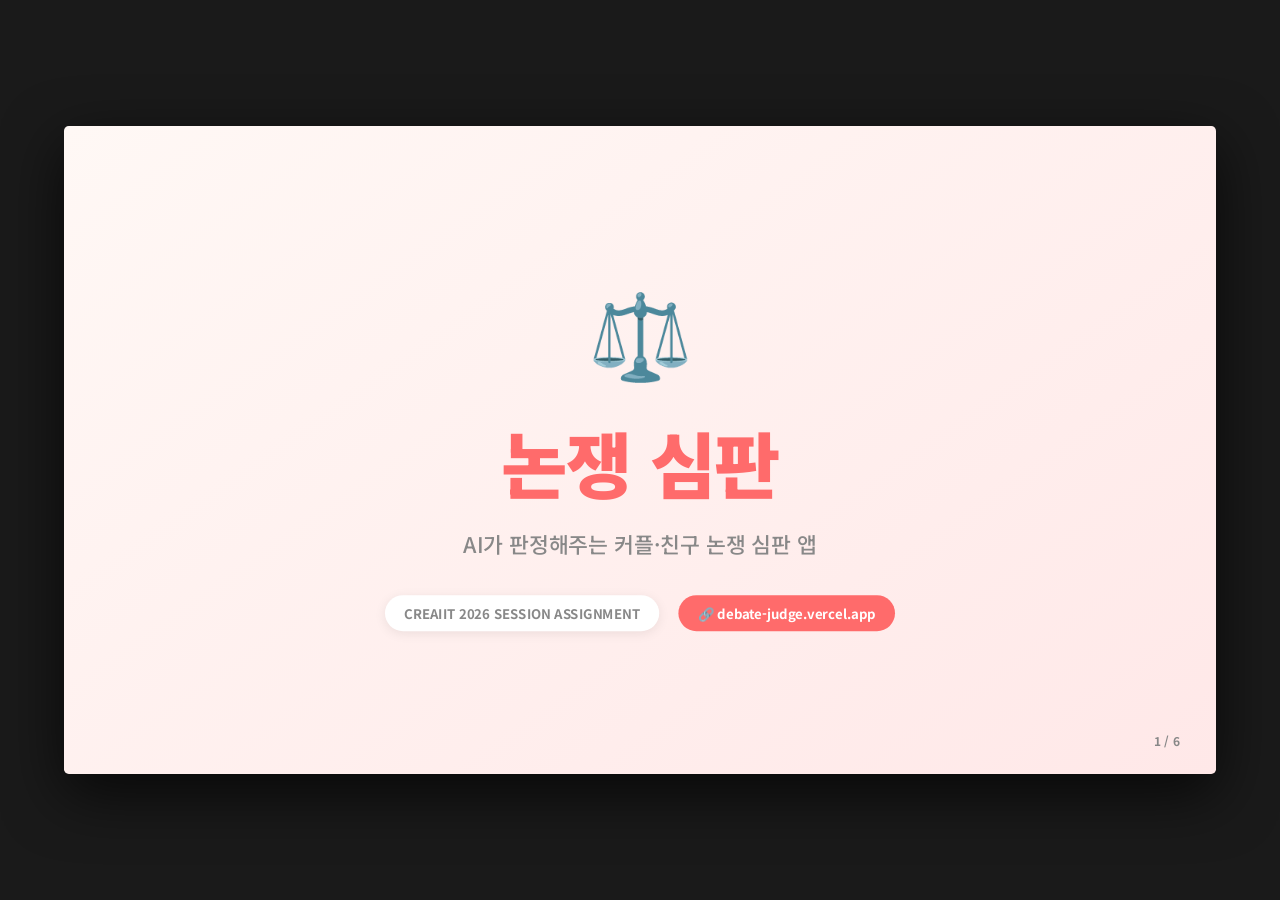
<file: 소개자료/poster.html>
<!DOCTYPE html>
<html lang="ko">
<head>
  <meta charset="UTF-8">
  <meta name="viewport" content="width=device-width, initial-scale=1.0">
  <title>논쟁 심판 — 소개자료</title>
  <script src="lib/html2canvas.min.js"></script>
  <script src="lib/jspdf.umd.min.js"></script>
  <link rel="preconnect" href="https://fonts.googleapis.com">
  <link href="https://fonts.googleapis.com/css2?family=Noto+Sans+KR:wght@400;500;700;900&display=swap" rel="stylesheet">
  <style>
    *, *::before, *::after { margin: 0; padding: 0; box-sizing: border-box; }
    :root {
      --bg: #FFF8F5;
      --coral: #FF6B6B;
      --coral-light: #FFE8E8;
      --purple: #6C63FF;
      --pink: #FF6584;
      --text: #2D2D2D;
      --text-sub: #888;
      --white: #FFFFFF;
    }

    html, body {
      width: 100%; height: 100%;
      overflow: hidden;
      background: #1a1a1a;
      font-family: 'Noto Sans KR', sans-serif;
      -webkit-font-smoothing: antialiased;
    }

    .viewer {
      width: 100vw; height: 100vh;
      position: relative;
      overflow: hidden;
    }

    .poster-container {
      width: 1920px; height: 1080px;
      transform-origin: 0 0;
      position: absolute;
      top: 50%; left: 50%;
      border-radius: 8px;
      box-shadow: 0 32px 100px rgba(0,0,0,0.7);
      overflow: hidden;
    }

    /* ===== 슬라이드 공통 ===== */
    .slide {
      width: 1920px; height: 1080px;
      background: var(--bg);
      position: absolute; top: 0; left: 0;
      display: none;
      padding: 80px 120px;
    }
    .slide.active { display: flex; flex-direction: column; }

    .slide-label {
      font-size: 18px;
      font-weight: 700;
      color: var(--coral);
      letter-spacing: 3px;
      text-transform: uppercase;
      margin-bottom: 24px;
    }

    .slide-title {
      font-size: 72px;
      font-weight: 900;
      color: var(--text);
      line-height: 1.1;
      margin-bottom: 48px;
    }

    .card {
      background: var(--white);
      border-radius: 24px;
      box-shadow: 0 8px 40px rgba(0,0,0,0.08);
      padding: 40px;
    }

    /* ===== 슬라이드 1 — 타이틀 ===== */
    #slide1 {
      align-items: center;
      justify-content: center;
      text-align: center;
      background: linear-gradient(145deg, #FFF8F5 0%, #FFE8E8 100%);
    }

    #slide1 .emoji { font-size: 140px; margin-bottom: 32px; display: block; }
    #slide1 h1 {
      font-size: 120px;
      font-weight: 900;
      color: var(--coral);
      letter-spacing: -2px;
      margin-bottom: 24px;
    }
    #slide1 .subtitle {
      font-size: 36px;
      font-weight: 500;
      color: var(--text-sub);
      margin-bottom: 60px;
    }
    #slide1 .bottom-row {
      display: flex; align-items: center; gap: 32px;
    }
    #slide1 .badge {
      background: var(--white);
      border-radius: 40px;
      padding: 14px 32px;
      font-size: 22px;
      font-weight: 700;
      color: var(--text-sub);
      box-shadow: 0 4px 20px rgba(0,0,0,0.08);
    }
    #slide1 .url-badge {
      background: var(--coral);
      color: var(--white);
      border-radius: 40px;
      padding: 14px 32px;
      font-size: 22px;
      font-weight: 700;
    }

    /* ===== 슬라이드 2 — 기획 의도 ===== */
    #slide2 { justify-content: center; }
    #slide2 .content { display: flex; gap: 60px; align-items: flex-start; flex: 1; }
    #slide2 .left { flex: 1; }
    #slide2 .right { flex: 1; display: flex; flex-direction: column; gap: 20px; }

    .problem-box {
      background: var(--white);
      border-radius: 24px;
      padding: 48px;
      border-left: 8px solid var(--coral);
      box-shadow: 0 8px 40px rgba(0,0,0,0.06);
      margin-bottom: 32px;
    }
    .problem-box .quote {
      font-size: 36px;
      font-weight: 900;
      color: var(--text);
      margin-bottom: 16px;
      line-height: 1.3;
    }
    .problem-box .desc {
      font-size: 24px;
      color: var(--text-sub);
      line-height: 1.6;
    }

    .point-card {
      background: var(--white);
      border-radius: 20px;
      padding: 28px 36px;
      box-shadow: 0 4px 20px rgba(0,0,0,0.06);
      display: flex;
      align-items: center;
      gap: 20px;
    }
    .point-card .dot {
      width: 12px; height: 12px;
      border-radius: 50%;
      background: var(--coral);
      flex-shrink: 0;
    }
    .point-card .text {
      font-size: 24px;
      color: var(--text);
      font-weight: 500;
    }

    .solution-box {
      background: linear-gradient(135deg, var(--coral), var(--pink));
      border-radius: 24px;
      padding: 40px 48px;
      color: var(--white);
    }
    .solution-box .label {
      font-size: 18px;
      font-weight: 700;
      opacity: 0.8;
      margin-bottom: 12px;
      letter-spacing: 2px;
      text-transform: uppercase;
    }
    .solution-box .text {
      font-size: 30px;
      font-weight: 700;
      line-height: 1.4;
    }

    /* ===== 슬라이드 3 — 차별점 ===== */
    #slide3 { justify-content: center; }
    #slide3 .grid {
      display: grid;
      grid-template-columns: repeat(5, 1fr);
      gap: 28px;
      flex: 1;
    }
    .diff-card {
      background: var(--white);
      border-radius: 24px;
      padding: 40px 32px;
      box-shadow: 0 8px 32px rgba(0,0,0,0.07);
      display: flex;
      flex-direction: column;
      gap: 20px;
    }
    .diff-card .icon { font-size: 52px; }
    .diff-card .name {
      font-size: 26px;
      font-weight: 900;
      color: var(--text);
      line-height: 1.3;
    }
    .diff-card .desc {
      font-size: 20px;
      color: var(--text-sub);
      line-height: 1.5;
    }

    /* ===== 슬라이드 4 — Structured Output ===== */
    #slide4 { justify-content: center; }
    #slide4 .content { display: flex; gap: 60px; flex: 1; align-items: center; }
    #slide4 .left { flex: 1; display: flex; flex-direction: column; gap: 28px; }
    #slide4 .right { flex: 1.1; }

    .so-desc {
      font-size: 28px;
      color: var(--text);
      line-height: 1.7;
      font-weight: 500;
    }

    .code-box {
      background: #1E1E2E;
      border-radius: 24px;
      padding: 48px;
      box-shadow: 0 8px 40px rgba(0,0,0,0.2);
    }
    .code-box pre {
      font-family: 'Courier New', monospace;
      font-size: 22px;
      line-height: 1.8;
      color: #CDD6F4;
    }
    .code-box .key { color: #89DCEB; }
    .code-box .str { color: #A6E3A1; }
    .code-box .num { color: #FAB387; }

    .so-effect {
      background: linear-gradient(135deg, #6C63FF22, #6C63FF11);
      border: 2px solid var(--purple);
      border-radius: 20px;
      padding: 28px 36px;
      display: flex; align-items: center; gap: 16px;
    }
    .so-effect .icon { font-size: 36px; }
    .so-effect .text { font-size: 24px; color: var(--purple); font-weight: 700; line-height: 1.4; }

    /* ===== 슬라이드 5 — 주요 기능 ===== */
    #slide5 { justify-content: center; }
    #slide5 .grid {
      display: grid;
      grid-template-columns: repeat(4, 1fr);
      grid-template-rows: repeat(2, 1fr);
      gap: 24px;
      flex: 1;
    }
    .func-card {
      background: var(--white);
      border-radius: 20px;
      padding: 32px;
      box-shadow: 0 4px 24px rgba(0,0,0,0.06);
      display: flex;
      flex-direction: column;
      gap: 14px;
    }
    .func-card .icon { font-size: 40px; }
    .func-card .name {
      font-size: 24px;
      font-weight: 900;
      color: var(--text);
    }
    .func-card .desc {
      font-size: 19px;
      color: var(--text-sub);
      line-height: 1.5;
    }

    /* ===== 슬라이드 6 — 기술 스택 ===== */
    #slide6 { justify-content: center; }
    #slide6 .content {
      display: flex; gap: 40px; flex: 1; align-items: stretch;
    }
    .stack-card {
      flex: 1;
      background: var(--white);
      border-radius: 28px;
      padding: 52px 48px;
      box-shadow: 0 8px 40px rgba(0,0,0,0.07);
      display: flex;
      flex-direction: column;
      gap: 20px;
    }
    .stack-card .stack-icon { font-size: 56px; }
    .stack-card .stack-label {
      font-size: 18px;
      font-weight: 700;
      color: var(--coral);
      letter-spacing: 2px;
      text-transform: uppercase;
    }
    .stack-card .stack-title {
      font-size: 36px;
      font-weight: 900;
      color: var(--text);
      line-height: 1.3;
    }
    .stack-card .stack-desc {
      font-size: 22px;
      color: var(--text-sub);
      line-height: 1.6;
      margin-top: auto;
    }
    .stack-card .tag {
      display: inline-block;
      background: var(--coral-light);
      color: var(--coral);
      border-radius: 12px;
      padding: 6px 18px;
      font-size: 18px;
      font-weight: 700;
      width: fit-content;
    }

    #slide6 .url-banner {
      background: linear-gradient(135deg, var(--coral), var(--pink));
      border-radius: 28px;
      padding: 40px 60px;
      display: flex;
      align-items: center;
      justify-content: space-between;
      margin-top: 36px;
      box-shadow: 0 8px 40px rgba(255,107,107,0.3);
    }
    #slide6 .url-banner .label {
      font-size: 24px;
      font-weight: 700;
      color: rgba(255,255,255,0.8);
    }
    #slide6 .url-banner .url {
      font-size: 40px;
      font-weight: 900;
      color: white;
    }

    /* ===== 슬라이드 번호 ===== */
    .slide-num {
      position: absolute;
      bottom: 40px; right: 60px;
      font-size: 20px;
      font-weight: 700;
      color: var(--text-sub);
    }

    /* ===== 컨트롤 ===== */
    .controls {
      position: fixed; bottom: 24px; left: 50%;
      transform: translateX(-50%);
      display: flex; align-items: center; gap: 12px;
      background: rgba(20,20,20,0.85);
      backdrop-filter: blur(12px);
      padding: 8px 20px;
      border-radius: 40px;
      border: 1px solid rgba(255,255,255,0.08);
      z-index: 1000;
      opacity: 0;
      transition: opacity 0.3s;
    }
    .viewer:hover .controls { opacity: 1; }
    .controls button {
      background: none; border: none;
      color: rgba(255,255,255,0.7);
      cursor: pointer; font-size: 16px;
      padding: 6px 12px; border-radius: 6px;
      transition: all 0.2s;
      font-family: 'Noto Sans KR', sans-serif;
    }
    .controls button:hover { color: #fff; background: rgba(255,255,255,0.1); }
    .controls .slide-counter { color: rgba(255,255,255,0.5); font-size: 13px; min-width: 50px; text-align: center; }
    .controls .divider { width: 1px; height: 20px; background: rgba(255,255,255,0.12); }

    .export-overlay {
      position: fixed; inset: 0;
      background: rgba(0,0,0,0.88);
      display: flex; flex-direction: column;
      align-items: center; justify-content: center;
      z-index: 10000;
      opacity: 0; pointer-events: none;
      transition: opacity 0.3s;
    }
    .export-overlay.active { opacity: 1; pointer-events: auto; }
    .export-spinner {
      width: 36px; height: 36px;
      border: 3px solid rgba(255,255,255,0.1);
      border-top-color: #FF6B6B;
      border-radius: 50%;
      animation: spin 0.7s linear infinite;
      margin-bottom: 20px;
    }
    @keyframes spin { to { transform: rotate(360deg); } }
    .export-status { color: rgba(255,255,255,0.6); font-size: 14px; }
  </style>
</head>
<body>
<div class="viewer">
  <div class="poster-container" id="posterContainer">

    <!-- ===== 슬라이드 1 — 타이틀 ===== -->
    <div class="slide active" id="slide1">
      <span class="emoji">⚖️</span>
      <h1>논쟁 심판</h1>
      <p class="subtitle">AI가 판정해주는 커플·친구 논쟁 심판 앱</p>
      <div class="bottom-row">
        <span class="badge">CREAIIT 2026 SESSION ASSIGNMENT</span>
        <span class="url-badge">🔗 debate-judge.vercel.app</span>
      </div>
      <div class="slide-num">1 / 6</div>
    </div>

    <!-- ===== 슬라이드 2 — 기획 의도 ===== -->
    <div class="slide" id="slide2">
      <div class="slide-label">기획 의도</div>
      <div class="slide-title">왜 만들었나요?</div>
      <div class="content">
        <div class="left">
          <div class="problem-box">
            <div class="quote">"내가 맞지 않아?"</div>
            <div class="desc">커플·친구 사이 논쟁,<br>끝나지 않는 이유가 있습니다.</div>
          </div>
          <div class="solution-box">
            <div class="label">💡 해결</div>
            <div class="text">AI가 공정한 판사로<br>논리적·유머러스하게 판결해드립니다</div>
          </div>
        </div>
        <div class="right">
          <div class="point-card">
            <div class="dot"></div>
            <div class="text">서로 자기가 맞다고 생각 → 평행선 대화</div>
          </div>
          <div class="point-card">
            <div class="dot"></div>
            <div class="text">감정이 섞이면 논리보다 감정이 앞섬</div>
          </div>
          <div class="point-card">
            <div class="dot"></div>
            <div class="text">공정한 제3자가 없다</div>
          </div>
        </div>
      </div>
      <div class="slide-num">2 / 6</div>
    </div>

    <!-- ===== 슬라이드 3 — 차별점 ===== -->
    <div class="slide" id="slide3">
      <div class="slide-label">차별점</div>
      <div class="slide-title">이런 점이 다릅니다</div>
      <div class="grid">
        <div class="diff-card">
          <div class="icon">🎚️</div>
          <div class="name">심각도 슬라이더</div>
          <div class="desc">드립부터 진지까지<br>5단계로 판사 톤 조절</div>
        </div>
        <div class="diff-card">
          <div class="icon">💑</div>
          <div class="name">관계 맞춤 판결</div>
          <div class="desc">커플 / 친구 관계에 따라<br>판결 톤이 달라짐</div>
        </div>
        <div class="diff-card">
          <div class="icon">😤</div>
          <div class="name">억울해요 재심</div>
          <div class="desc">패배한 쪽이<br>추가 변론 → 역전 가능</div>
        </div>
        <div class="diff-card">
          <div class="icon">❤️</div>
          <div class="name">공감 피드</div>
          <div class="desc">역대 판정을<br>하트 순으로 정렬</div>
        </div>
        <div class="diff-card">
          <div class="icon">📋</div>
          <div class="name">판결문 공유</div>
          <div class="desc">카톡으로<br>"내가 이겼잖아" 공유</div>
        </div>
      </div>
      <div class="slide-num">3 / 6</div>
    </div>

    <!-- ===== 슬라이드 4 — Structured Output ===== -->
    <div class="slide" id="slide4">
      <div class="slide-label">Structured Output</div>
      <div class="slide-title">구조화된 판결</div>
      <div class="content">
        <div class="left">
          <p class="so-desc">JSON Schema를 정의해<br>LLM이 항상 일정한 형태의<br>판결을 반환하도록 강제합니다.</p>
          <div style="margin-top: 32px;">
            <div class="so-effect">
              <span class="icon">✅</span>
              <span class="text">구조화된 응답으로<br>카드 UI 자동 렌더링 가능</span>
            </div>
          </div>
          <div style="margin-top: 20px;">
            <div class="so-effect" style="border-color: var(--pink); background: linear-gradient(135deg, #FF658422, #FF658411);">
              <span class="icon">🎯</span>
              <span class="text" style="color: var(--pink);">심각도에 따라 판사 톤이<br>자동으로 달라집니다</span>
            </div>
          </div>
        </div>
        <div class="right">
          <div class="code-box">
            <pre>{
  <span class="key">"case_title"</span>: <span class="str">"치킨 vs 피자 분쟁"</span>,
  <span class="key">"winner"</span>: <span class="str">"A"</span>,
  <span class="key">"score_a"</span>: <span class="num">72</span>,
  <span class="key">"score_b"</span>: <span class="num">28</span>,
  <span class="key">"judge_comment"</span>: <span class="str">"판사 한마디"</span>,
  <span class="key">"verdict_reason"</span>: <span class="str">"판결 이유"</span>,
  <span class="key">"tag"</span>: <span class="str">"#음식"</span>,
  <span class="key">"reconciliation_tip"</span>: <span class="str">"화해 미션"</span>
}</pre>
          </div>
        </div>
      </div>
      <div class="slide-num">4 / 6</div>
    </div>

    <!-- ===== 슬라이드 5 — 주요 기능 ===== -->
    <div class="slide" id="slide5">
      <div class="slide-label">기능</div>
      <div class="slide-title">주요 기능</div>
      <div class="grid">
        <div class="func-card">
          <div class="icon">⚖️</div>
          <div class="name">AI 판정</div>
          <div class="desc">OpenRouter + GPT-4o-mini로 공정한 판결</div>
        </div>
        <div class="func-card">
          <div class="icon">🎚️</div>
          <div class="name">심각도 5단계</div>
          <div class="desc">😂 드립 ↔ 🔥 격한, 판사 톤 자동 조절</div>
        </div>
        <div class="func-card">
          <div class="icon">🏛️</div>
          <div class="name">역대 판정 피드</div>
          <div class="desc">하트 순으로 정렬된 판정 기록</div>
        </div>
        <div class="func-card">
          <div class="icon">🏷️</div>
          <div class="name">태그 필터</div>
          <div class="desc">#음식 #약속 등 주제별 분류</div>
        </div>
        <div class="func-card">
          <div class="icon">💑</div>
          <div class="name">관계 탭</div>
          <div class="desc">커플 / 친구 피드 분리</div>
        </div>
        <div class="func-card">
          <div class="icon">😤</div>
          <div class="name">재심 기능</div>
          <div class="desc">추가 변론으로 역전 도전</div>
        </div>
        <div class="func-card">
          <div class="icon">📋</div>
          <div class="name">판결문 복사</div>
          <div class="desc">카톡 공유용 텍스트 복사</div>
        </div>
        <div class="func-card">
          <div class="icon">💾</div>
          <div class="name">이미지 저장</div>
          <div class="desc">판결 카드를 PNG로 저장</div>
        </div>
      </div>
      <div class="slide-num">5 / 6</div>
    </div>

    <!-- ===== 슬라이드 6 — 기술 스택 ===== -->
    <div class="slide" id="slide6">
      <div class="slide-label">기술 스택 & 배포</div>
      <div class="slide-title">어떻게 만들었나요?</div>
      <div class="content">
        <div class="stack-card">
          <div class="stack-icon">🌐</div>
          <div class="stack-label">Frontend</div>
          <div class="stack-title">Vanilla HTML / CSS / JavaScript</div>
          <div class="stack-desc">프레임워크 없이 순수 웹 기술로 구현</div>
          <span class="tag">Single Page App</span>
        </div>
        <div class="stack-card">
          <div class="stack-icon">🤖</div>
          <div class="stack-label">LLM API</div>
          <div class="stack-title">OpenRouter<br>GPT-4o-mini</div>
          <div class="stack-desc">Structured Output으로 JSON 스키마 강제</div>
          <span class="tag">Structured Output</span>
        </div>
        <div class="stack-card">
          <div class="stack-icon">🚀</div>
          <div class="stack-label">배포</div>
          <div class="stack-title">Vercel +<br>Serverless Function</div>
          <div class="stack-desc">API 키를 환경변수로 보호, GitHub 자동 배포</div>
          <span class="tag">API Key 보호</span>
        </div>
      </div>
      <div class="url-banner">
        <span class="label">🔗 배포 URL</span>
        <span class="url">debate-judge.vercel.app</span>
      </div>
      <div class="slide-num">6 / 6</div>
    </div>

  </div><!-- /poster-container -->

  <!-- 컨트롤 -->
  <div class="controls">
    <button onclick="prevSlide()">← 이전</button>
    <span class="slide-counter" id="slideCounter">1 / 6</span>
    <button onclick="nextSlide()">다음 →</button>
    <div class="divider"></div>
    <button onclick="toggleFullscreen()">⛶ 전체화면</button>
    <button onclick="exportPDF()">📄 PDF</button>
  </div>
</div>

<div class="export-overlay" id="exportOverlay">
  <div class="export-spinner"></div>
  <div class="export-status" id="exportStatus">PDF 생성 중...</div>
</div>

<script>
  const CANVAS_W = 1920, CANVAS_H = 1080;
  const TOTAL = 6;
  let current = 1;

  function showSlide(n) {
    document.querySelectorAll('.slide').forEach(s => s.classList.remove('active'));
    document.getElementById('slide' + n).classList.add('active');
    document.getElementById('slideCounter').textContent = n + ' / ' + TOTAL;
  }

  function nextSlide() {
    if (current < TOTAL) { current++; showSlide(current); }
  }
  function prevSlide() {
    if (current > 1) { current--; showSlide(current); }
  }

  document.addEventListener('keydown', (e) => {
    if (e.key === 'ArrowRight' || e.key === ' ') nextSlide();
    if (e.key === 'ArrowLeft') prevSlide();
    if (e.key === 'f' || e.key === 'F') toggleFullscreen();
    if ((e.key === 'p' || e.key === 'P') && !e.metaKey && !e.ctrlKey) { e.preventDefault(); exportPDF(); }
  });

  function toggleFullscreen() {
    if (!document.fullscreenElement) document.documentElement.requestFullscreen();
    else document.exitFullscreen();
  }

  function scalePoster() {
    const container = document.getElementById('posterContainer');
    const scale = Math.min(window.innerWidth / CANVAS_W, window.innerHeight / CANVAS_H) * 0.9;
    const scaledW = CANVAS_W * scale;
    const scaledH = CANVAS_H * scale;
    container.style.transform = `translate(${-scaledW / 2}px, ${-scaledH / 2}px) scale(${scale})`;
  }
  window.addEventListener('resize', scalePoster);
  scalePoster();

  async function exportPDF() {
    const overlay = document.getElementById('exportOverlay');
    const status = document.getElementById('exportStatus');
    overlay.classList.add('active');

    try {
      const { jsPDF } = window.jspdf;
      const pdf = new jsPDF({ orientation: 'landscape', unit: 'px', format: [CANVAS_W, CANVAS_H], hotfixes: ['px_scaling'] });
      await document.fonts.ready;

      for (let i = 1; i <= TOTAL; i++) {
        status.textContent = `슬라이드 ${i}/${TOTAL} 렌더링 중...`;
        showSlide(i);

        const container = document.getElementById('posterContainer');
        const savedStyle = container.style.cssText;
        container.style.cssText = `width:${CANVAS_W}px;height:${CANVAS_H}px;position:fixed;top:0;left:0;transform:none;z-index:9999;border-radius:0;box-shadow:none;`;
        await new Promise(r => requestAnimationFrame(() => requestAnimationFrame(r)));
        await new Promise(r => setTimeout(r, 150));

        const canvas = await html2canvas(container, { width: CANVAS_W, height: CANVAS_H, scale: 1.5, useCORS: true, logging: false });
        container.style.cssText = savedStyle;
        scalePoster();

        if (i > 1) pdf.addPage([CANVAS_W, CANVAS_H], 'landscape');
        pdf.addImage(canvas.toDataURL('image/png'), 'PNG', 0, 0, CANVAS_W, CANVAS_H);
      }

      status.textContent = 'PDF 저장 중...';
      pdf.save('논쟁심판_소개자료.pdf');
      showSlide(current);
    } catch(e) {
      alert('PDF 생성 실패: ' + e.message);
    } finally {
      overlay.classList.remove('active');
    }
  }
</script>
</body>
</html>
</file>
